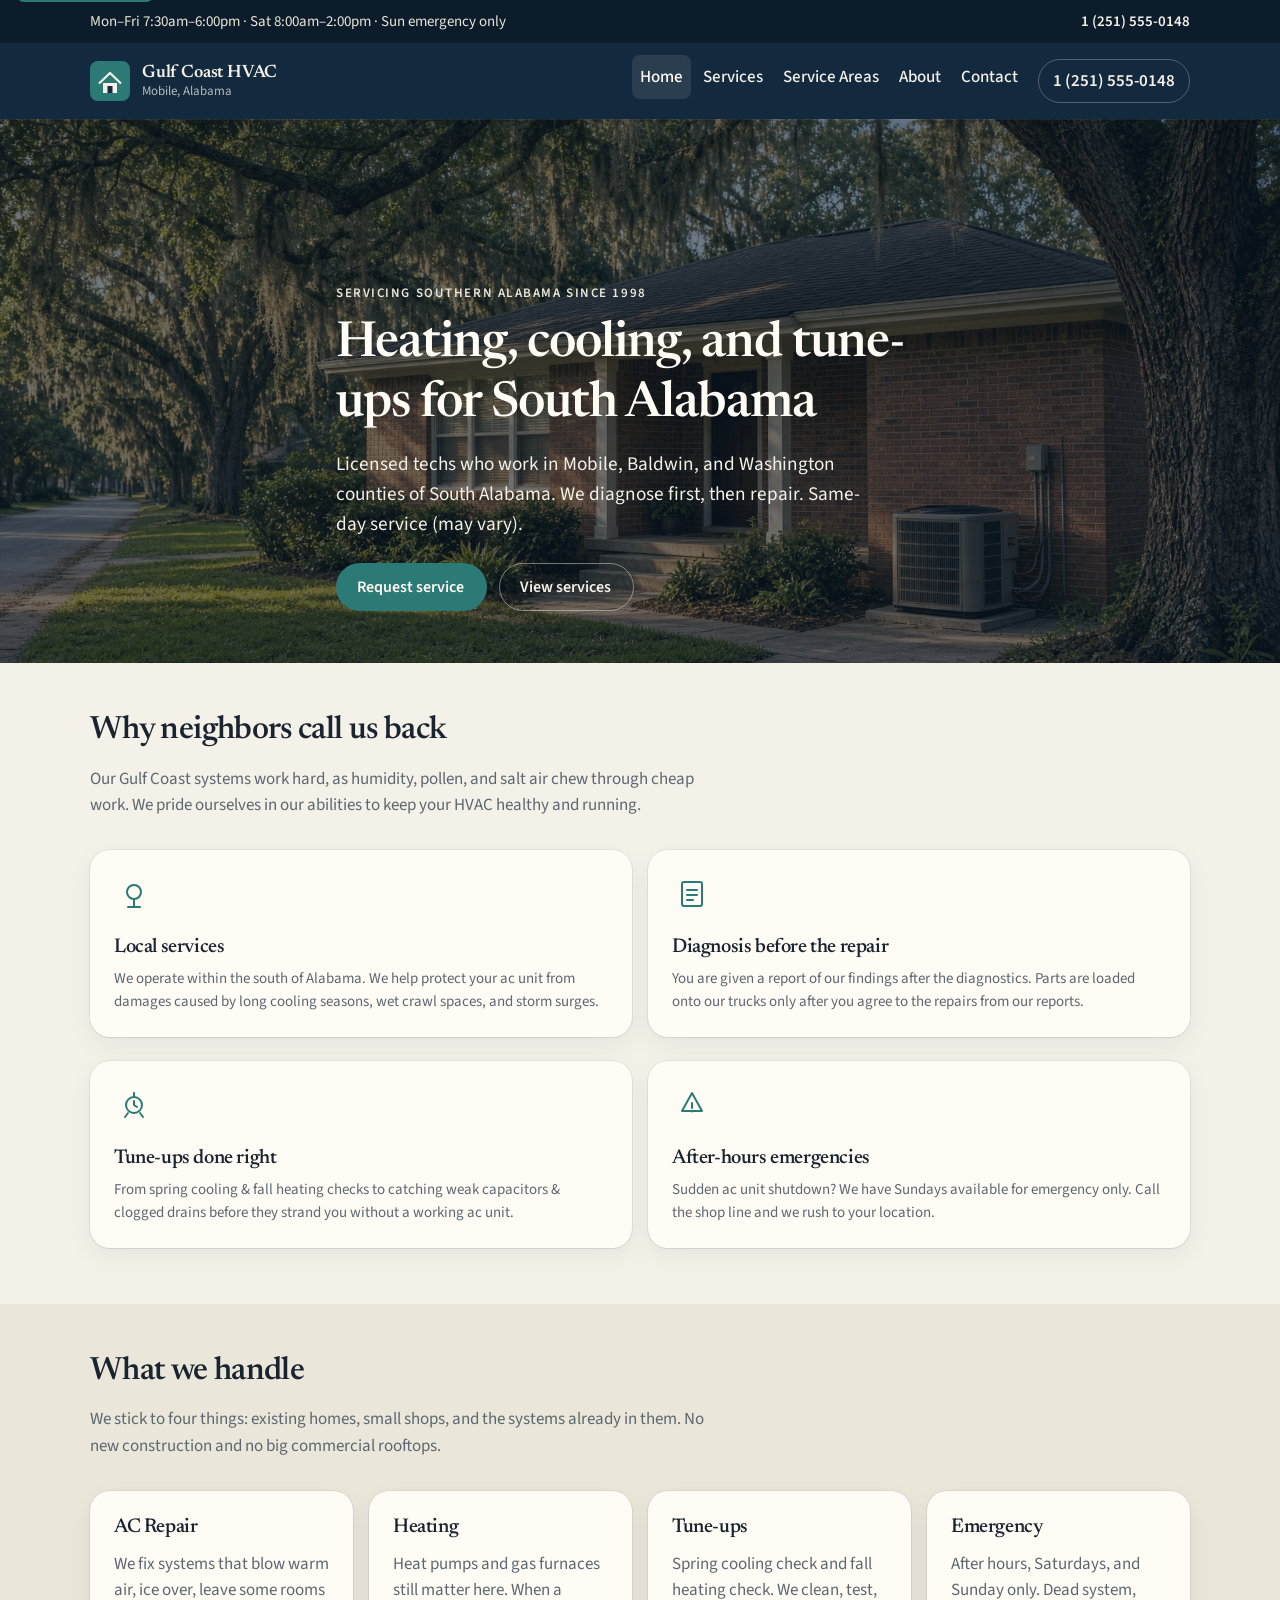
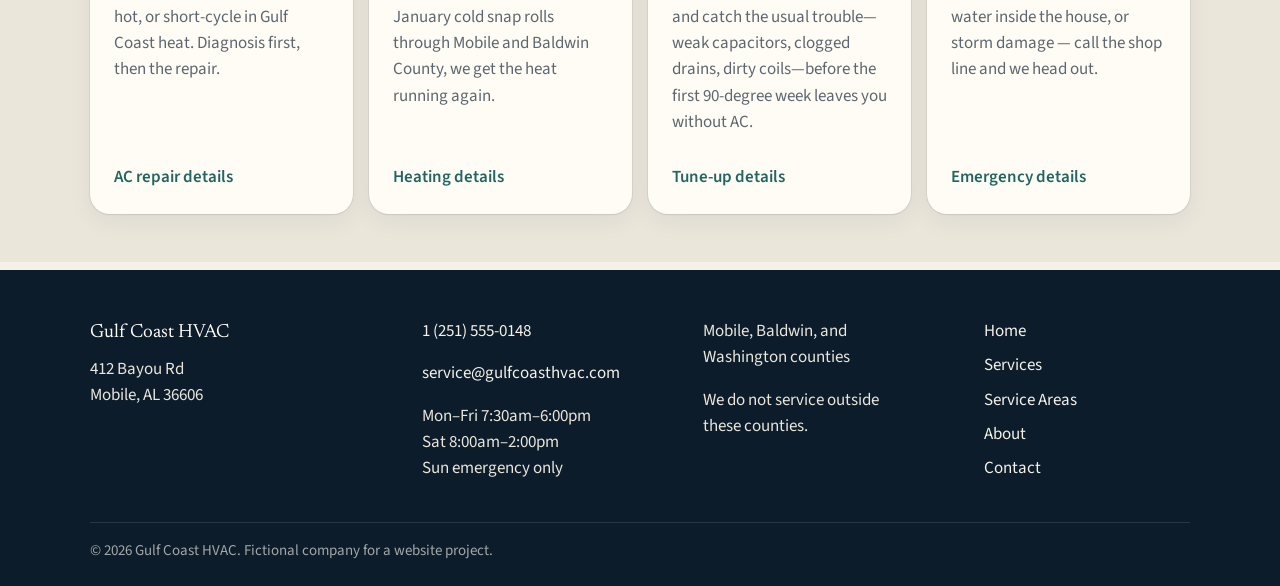
<file: index.html>
<!DOCTYPE html>
<html lang="en">
<head>
  <meta charset="utf-8">
  <meta name="viewport" content="width=device-width, initial-scale=1">
  <title>Gulf Coast HVAC | Heating and Cooling in south Alabama</title>
  <meta name="description" content="Gulf Coast HVAC serves Mobile, Baldwin, and Washington counties of south Alabama. AC repair, heating, tune-ups, and emergency service.">
  <link rel="icon" href="favicon.svg" type="image/svg+xml">
  <link rel="preconnect" href="https://fonts.googleapis.com">
  <link rel="preconnect" href="https://fonts.gstatic.com" crossorigin>
  <link href="https://fonts.googleapis.com/css2?family=Newsreader:opsz,wght@6..72,500;6..72,600&family=Source+Sans+3:ital,wght@0,400;0,500;0,600;1,400&display=swap" rel="stylesheet">
  <link rel="stylesheet" href="css/styles.css">
</head>
<body>
  <a class="skip-link" href="#main">Skip to content</a>

  <div class="topbar">
    <div class="wrap">
      <span>Mon–Fri 7:30am–6:00pm · Sat 8:00am–2:00pm · Sun emergency only</span>
      <a href="tel:+12515550148">1 (251) 555-0148</a>
    </div>
  </div>

  <header class="site-header">
    <div class="wrap header-inner">
      <a class="logo" href="index.html">
        <svg class="logo-mark" viewBox="0 0 40 40" aria-hidden="true" focusable="false">
          <rect width="40" height="40" rx="8" fill="#2c7a75"/>
          <path d="M9 22.5 L20 12 L31 22.5" fill="none" stroke="#f4f1e8" stroke-width="2.25" stroke-linejoin="round"/>
          <rect x="13" y="22" width="14" height="10" fill="#f4f1e8"/>
          <rect x="17.5" y="25" width="5" height="7" fill="#13293d"/>
        </svg>
        <span class="logo-text">
          <span class="logo-name">Gulf Coast HVAC</span>
          <span class="logo-place">Mobile, Alabama</span>
        </span>
      </a>
      <button class="menu-button" type="button" aria-expanded="false" aria-controls="site-nav">Menu</button>
      <nav id="site-nav" class="site-nav">
        <ul>
          <li><a href="index.html" class="is-current" aria-current="page">Home</a></li>
          <li><a href="services.html">Services</a></li>
          <li><a href="service-area.html">Service Areas</a></li>
          <li><a href="about.html">About</a></li>
          <li><a href="contact.html">Contact</a></li>
        </ul>
      </nav>
      <a class="header-phone" href="tel:+12515550148">1 (251) 555-0148</a>
    </div>
  </header>

  <main id="main">
    <section class="hero">
      <img src="images/hero-house.jpg" alt="Brick ranch house in Mobile under live oaks, with an outdoor air conditioner beside the home" width="1792" height="1008">
      <div class="hero-content wrap">
        <span class="kicker">Servicing Southern Alabama since 1998</span>
        <h1>Heating, cooling, and tune-ups for South Alabama</h1>
        <p class="lede">Licensed techs who work in Mobile, Baldwin, and Washington counties of South Alabama. We diagnose first, then repair. Same-day service (may vary).</p>
        <div class="btn-row">
          <a class="btn btn-primary" href="contact.html">Request service</a>
          <a class="btn btn-ghost" href="services.html">View services</a>
        </div>
      </div>
    </section>

    <section class="section">
      <div class="wrap">
        <div class="section-head">
          <h2>Why neighbors call us back</h2>
          <p class="muted">Our Gulf Coast systems work hard, as humidity, pollen, and salt air chew through cheap work.
            We pride ourselves in our abilities to keep your HVAC healthy and running.</p>
        </div>
        <ul class="points">
          <li class="point">
            <svg class="point-icon" viewBox="0 0 40 40" fill="none" aria-hidden="true">
              <circle cx="20" cy="18" r="7" stroke="currentColor" stroke-width="2"/>
              <path d="M20 25v8M14 33h12" stroke="currentColor" stroke-width="2" stroke-linecap="round"/>
            </svg>
            <h3>Local services</h3>
            <p>We operate within the south of Alabama. We help protect your ac unit from damages caused by long cooling seasons, wet crawl spaces, and storm surges.</p>
          </li>
          <li class="point">
            <svg class="point-icon" viewBox="0 0 40 40" fill="none" aria-hidden="true">
              <rect x="10" y="8" width="20" height="24" rx="2" stroke="currentColor" stroke-width="2"/>
              <path d="M15 16h10M15 21h10M15 26h6" stroke="currentColor" stroke-width="2" stroke-linecap="round"/>
            </svg>
            <h3>Diagnosis before the repair</h3>
            <p>You are given a report of our findings after the diagnostics. Parts are loaded onto our trucks only after you agree to the repairs from our reports.</p>
          </li>
          <li class="point">
            <svg class="point-icon" viewBox="0 0 40 40" fill="none" aria-hidden="true">
              <path d="M14 28l-3 4M26 28l3 4M20 8v4" stroke="currentColor" stroke-width="2" stroke-linecap="round"/>
              <circle cx="20" cy="20" r="8" stroke="currentColor" stroke-width="2"/>
              <path d="M20 16v4l3 2" stroke="currentColor" stroke-width="2" stroke-linecap="round"/>
            </svg>
            <h3>Tune-ups done right</h3>
            <p>From spring cooling & fall heating checks to catching weak capacitors & clogged drains before they strand you without a working ac unit.</p>
          </li>
          <li class="point">
            <svg class="point-icon" viewBox="0 0 40 40" fill="none" aria-hidden="true">
              <path d="M20 8l10 18H10L20 8z" stroke="currentColor" stroke-width="2" stroke-linejoin="round"/>
              <path d="M20 18v5M20 26v.5" stroke="currentColor" stroke-width="2" stroke-linecap="round"/>
            </svg>
            <h3>After-hours emergencies</h3>
            <p>Sudden ac unit shutdown? We have Sundays available for emergency only. Call the shop line and we rush to your location.</p>
          </li>
        </ul>
      </div>
    </section>

    <section class="section section-alt">
      <div class="wrap">
        <div class="section-head">
          <h2>What we handle</h2>
          <p class="muted">We stick to four things: existing homes, small shops, and the systems already in them. 
            No new construction and no big commercial rooftops.</p>
        </div>
        <div class="card-grid">
          <article class="card">
            <h3>AC Repair</h3>
            <p>We fix systems that blow warm air, ice over, leave some rooms hot, or short-cycle in Gulf Coast heat. 
              Diagnosis first, then the repair.</p>
            <a href="services.html#ac-repair">AC repair details</a>
          </article>
          <article class="card">
            <h3>Heating</h3>
            <p>Heat pumps and gas furnaces still matter here. 
              When a January cold snap rolls through Mobile and Baldwin County, we get the heat running again.</p>
            <a href="services.html#heating">Heating details</a>
          </article>
          <article class="card">
            <h3>Tune-ups</h3>
            <p>Spring cooling check and fall heating check. We clean, test, and catch the usual trouble—
              weak capacitors, clogged drains, dirty coils—before the first 90-degree week leaves you without AC.</p>
            <a href="services.html#tune-ups">Tune-up details</a>
          </article>
          <article class="card">
            <h3>Emergency</h3>
            <p>After hours, Saturdays, and Sunday only. Dead system, water inside the house, or storm damage — 
              call the shop line and we head out.</p>
            <a href="services.html#emergency">Emergency details</a>
          </article>
        </div>
      </div>
    </section>
  </main>

  <footer class="site-footer">
    <div class="wrap footer-grid">
      <div>
        <p class="footer-name">Gulf Coast HVAC</p>
        <p>412 Bayou Rd<br>Mobile, AL 36606</p>
      </div>
      <div>
        <p><a href="tel:+12515550148">1 (251) 555-0148</a></p>
        <p><a href="mailto:service@gulfcoasthvac.com">service@gulfcoasthvac.com</a></p>
        <p>Mon–Fri 7:30am–6:00pm<br>Sat 8:00am–2:00pm<br>Sun emergency only</p>
      </div>
      <div>
        <p>Mobile, Baldwin, and Washington counties</p>
        <p>We do not service outside these counties.</p>
      </div>
      <div>
        <ul class="footer-nav">
          <li><a href="index.html">Home</a></li>
          <li><a href="services.html">Services</a></li>
          <li><a href="service-area.html">Service Areas</a></li>
          <li><a href="about.html">About</a></li>
          <li><a href="contact.html">Contact</a></li>
        </ul>
      </div>
    </div>
    <div class="wrap footer-copy">
      <p>© 2026 Gulf Coast HVAC. Fictional company for a website project.</p>
    </div>
  </footer>

  <script src="js/main.js"></script>
</body>
</html>
</file>
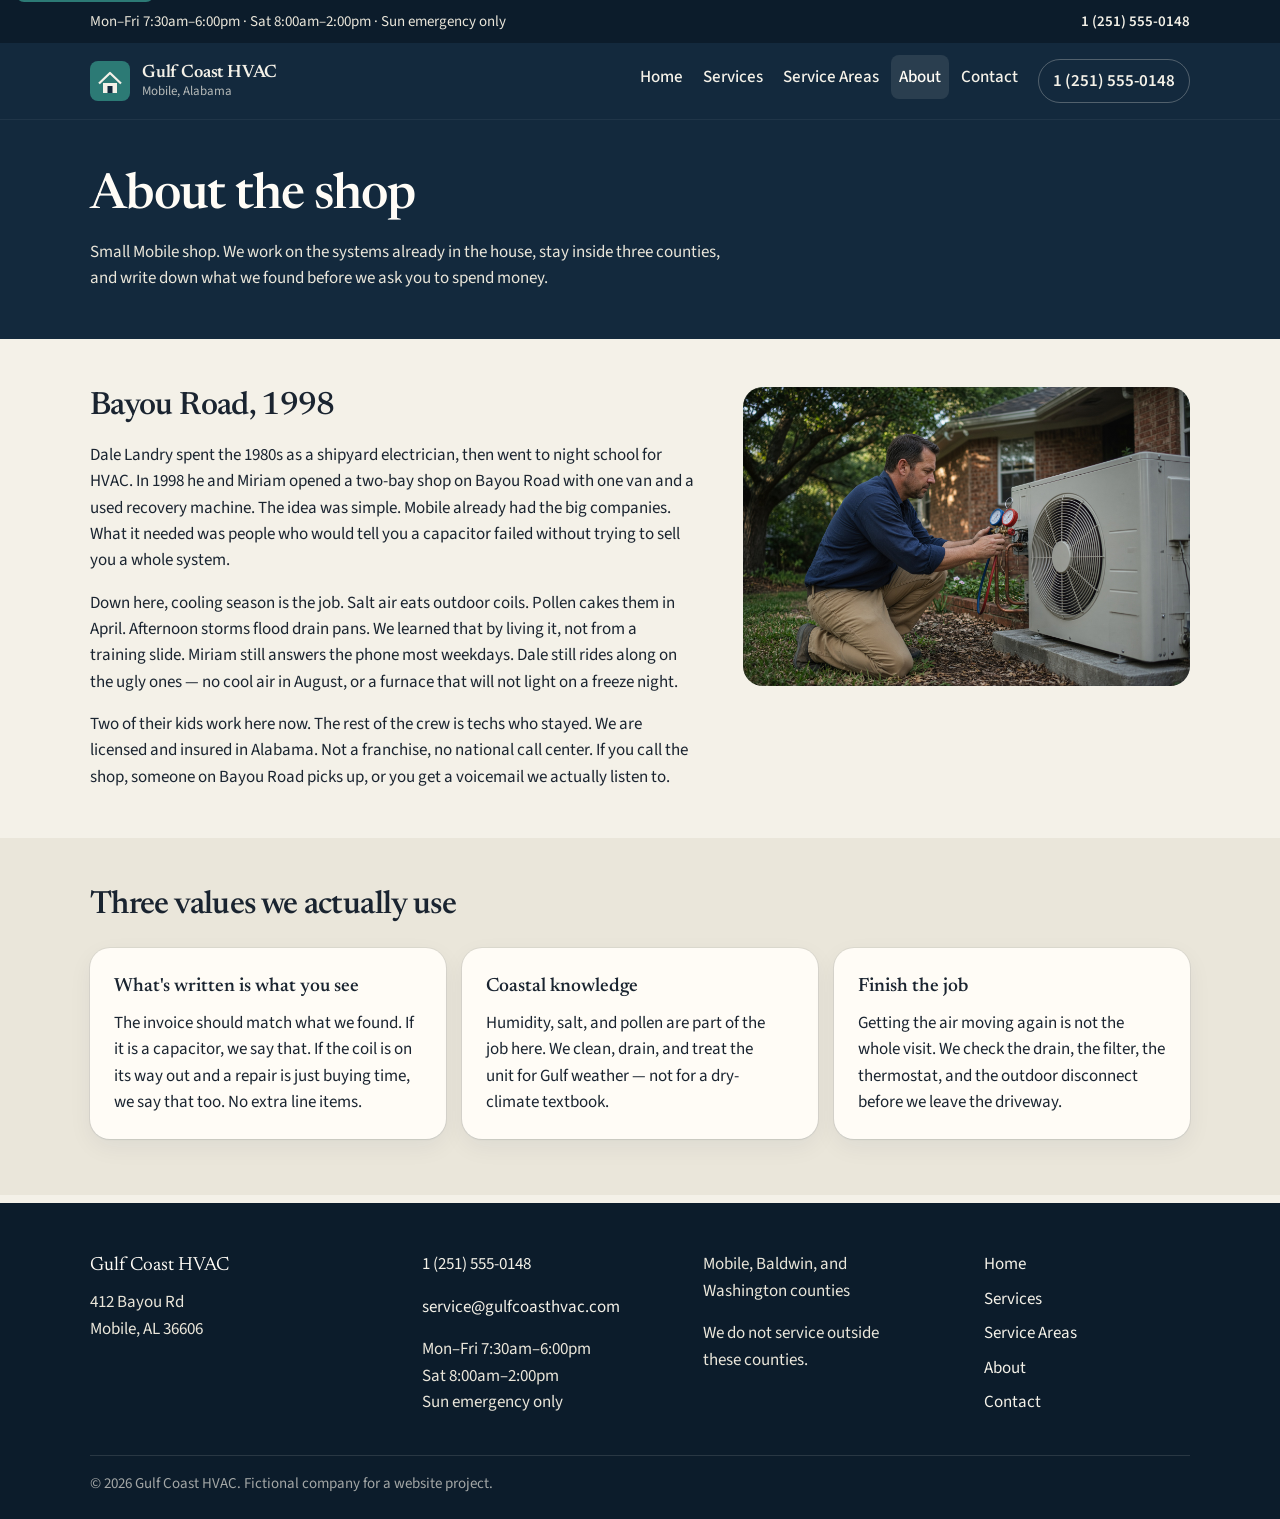
<file: about.html>
<!DOCTYPE html>
<html lang="en">
<head>
  <meta charset="utf-8">
  <meta name="viewport" content="width=device-width, initial-scale=1">
  <title>About | Gulf Coast HVAC</title>
  <meta name="description" content="Gulf Coast HVAC is a fictional Mobile shop founded in 1998. Local techs, three values, and a Bayou Road address.">
  <link rel="icon" href="favicon.svg" type="image/svg+xml">
  <link rel="preconnect" href="https://fonts.googleapis.com">
  <link rel="preconnect" href="https://fonts.gstatic.com" crossorigin>
  <link href="https://fonts.googleapis.com/css2?family=Newsreader:opsz,wght@6..72,500;6..72,600&family=Source+Sans+3:ital,wght@0,400;0,500;0,600;1,400&display=swap" rel="stylesheet">
  <link rel="stylesheet" href="css/styles.css">
</head>
<body>
  <a class="skip-link" href="#main">Skip to content</a>

  <div class="topbar">
    <div class="wrap">
      <span>Mon–Fri 7:30am–6:00pm · Sat 8:00am–2:00pm · Sun emergency only</span>
      <a href="tel:+12515550148">1 (251) 555-0148</a>
    </div>
  </div>

  <header class="site-header">
    <div class="wrap header-inner">
      <a class="logo" href="index.html">
        <svg class="logo-mark" viewBox="0 0 40 40" aria-hidden="true" focusable="false">
          <rect width="40" height="40" rx="8" fill="#2c7a75"/>
          <path d="M9 22.5 L20 12 L31 22.5" fill="none" stroke="#f4f1e8" stroke-width="2.25" stroke-linejoin="round"/>
          <rect x="13" y="22" width="14" height="10" fill="#f4f1e8"/>
          <rect x="17.5" y="25" width="5" height="7" fill="#13293d"/>
        </svg>
        <span class="logo-text">
          <span class="logo-name">Gulf Coast HVAC</span>
          <span class="logo-place">Mobile, Alabama</span>
        </span>
      </a>
      <button class="menu-button" type="button" aria-expanded="false" aria-controls="site-nav">Menu</button>
      <nav id="site-nav" class="site-nav">
        <ul>
          <li><a href="index.html">Home</a></li>
          <li><a href="services.html">Services</a></li>
          <li><a href="service-area.html">Service Areas</a></li>
          <li><a href="about.html" class="is-current" aria-current="page">About</a></li>
          <li><a href="contact.html">Contact</a></li>
        </ul>
      </nav>
      <a class="header-phone" href="tel:+12515550148">1 (251) 555-0148</a>
    </div>
  </header>

  <main id="main">
    <header class="page-hero">
      <div class="wrap">
        <h1>About the shop</h1>
        <p>Small Mobile shop. We work on the systems already in the house, stay inside three counties, 
          and write down what we found before we ask you to spend money.</p>
      </div>
    </header>

    <section class="section">
      <div class="wrap split">
        <div>
          <h2>Bayou Road, 1998</h2>
          <p>Dale Landry spent the 1980s as a shipyard electrician, then went to night school for HVAC. In 1998 he and Miriam opened a two-bay shop on Bayou Road with one van and a used recovery machine. The idea was simple. Mobile already had the big companies. 
            What it needed was people who would tell you a capacitor failed without trying to sell you a whole system.</p>
          <p>Down here, cooling season is the job. Salt air eats outdoor coils. Pollen cakes them in April. Afternoon storms flood drain pans. We learned that by living it, not from a training slide. Miriam still answers the phone most weekdays. 
            Dale still rides along on the ugly ones — no cool air in August, or a furnace that will not light on a freeze night.</p>
          <p>Two of their kids work here now. The rest of the crew is techs who stayed. We are licensed and insured in Alabama. Not a franchise, no national call center. 
            If you call the shop, someone on Bayou Road picks up, or you get a voicemail we actually listen to.</p>
        </div>
        <figure>
          <img src="images/technician.jpg" alt="HVAC technician kneeling beside an outdoor air conditioner, checking copper lines with gauges" width="1728" height="1152">
        </figure>
      </div>
    </section>

    <section class="section section-alt">
      <div class="wrap">
        <h2>Three values we actually use</h2>
        <ul class="values">
          <li class="value">
            <strong>What's written is what you see</strong>
            <p>The invoice should match what we found. If it is a capacitor, we say that. 
              If the coil is on its way out and a repair is just buying time, we say that too. No extra line items.</p>
          </li>
          <li class="value">
            <strong>Coastal knowledge</strong>
            <p>Humidity, salt, and pollen are part of the job here. 
              We clean, drain, and treat the unit for Gulf weather — not for a dry-climate textbook.</p>
          </li>
          <li class="value">
            <strong>Finish the job</strong>
            <p>Getting the air moving again is not the whole visit. 
              We check the drain, the filter, the thermostat, and the outdoor disconnect before we leave the driveway.</p>
          </li>
        </ul>
      </div>
    </section>
  </main>

  <footer class="site-footer">
    <div class="wrap footer-grid">
      <div>
        <p class="footer-name">Gulf Coast HVAC</p>
        <p>412 Bayou Rd<br>Mobile, AL 36606</p>
      </div>
      <div>
        <p><a href="tel:+12515550148">1 (251) 555-0148</a></p>
        <p><a href="mailto:service@gulfcoasthvac.com">service@gulfcoasthvac.com</a></p>
        <p>Mon–Fri 7:30am–6:00pm<br>Sat 8:00am–2:00pm<br>Sun emergency only</p>
      </div>
      <div>
        <p>Mobile, Baldwin, and Washington counties</p>
        <p>We do not service outside these counties.</p>
      </div>
      <div>
        <ul class="footer-nav">
          <li><a href="index.html">Home</a></li>
          <li><a href="services.html">Services</a></li>
          <li><a href="service-area.html">Service Areas</a></li>
          <li><a href="about.html">About</a></li>
          <li><a href="contact.html">Contact</a></li>
        </ul>
      </div>
    </div>
    <div class="wrap footer-copy">
      <p>© 2026 Gulf Coast HVAC. Fictional company for a website project.</p>
    </div>
  </footer>

  <script src="js/main.js"></script>
</body>
</html>
</file>
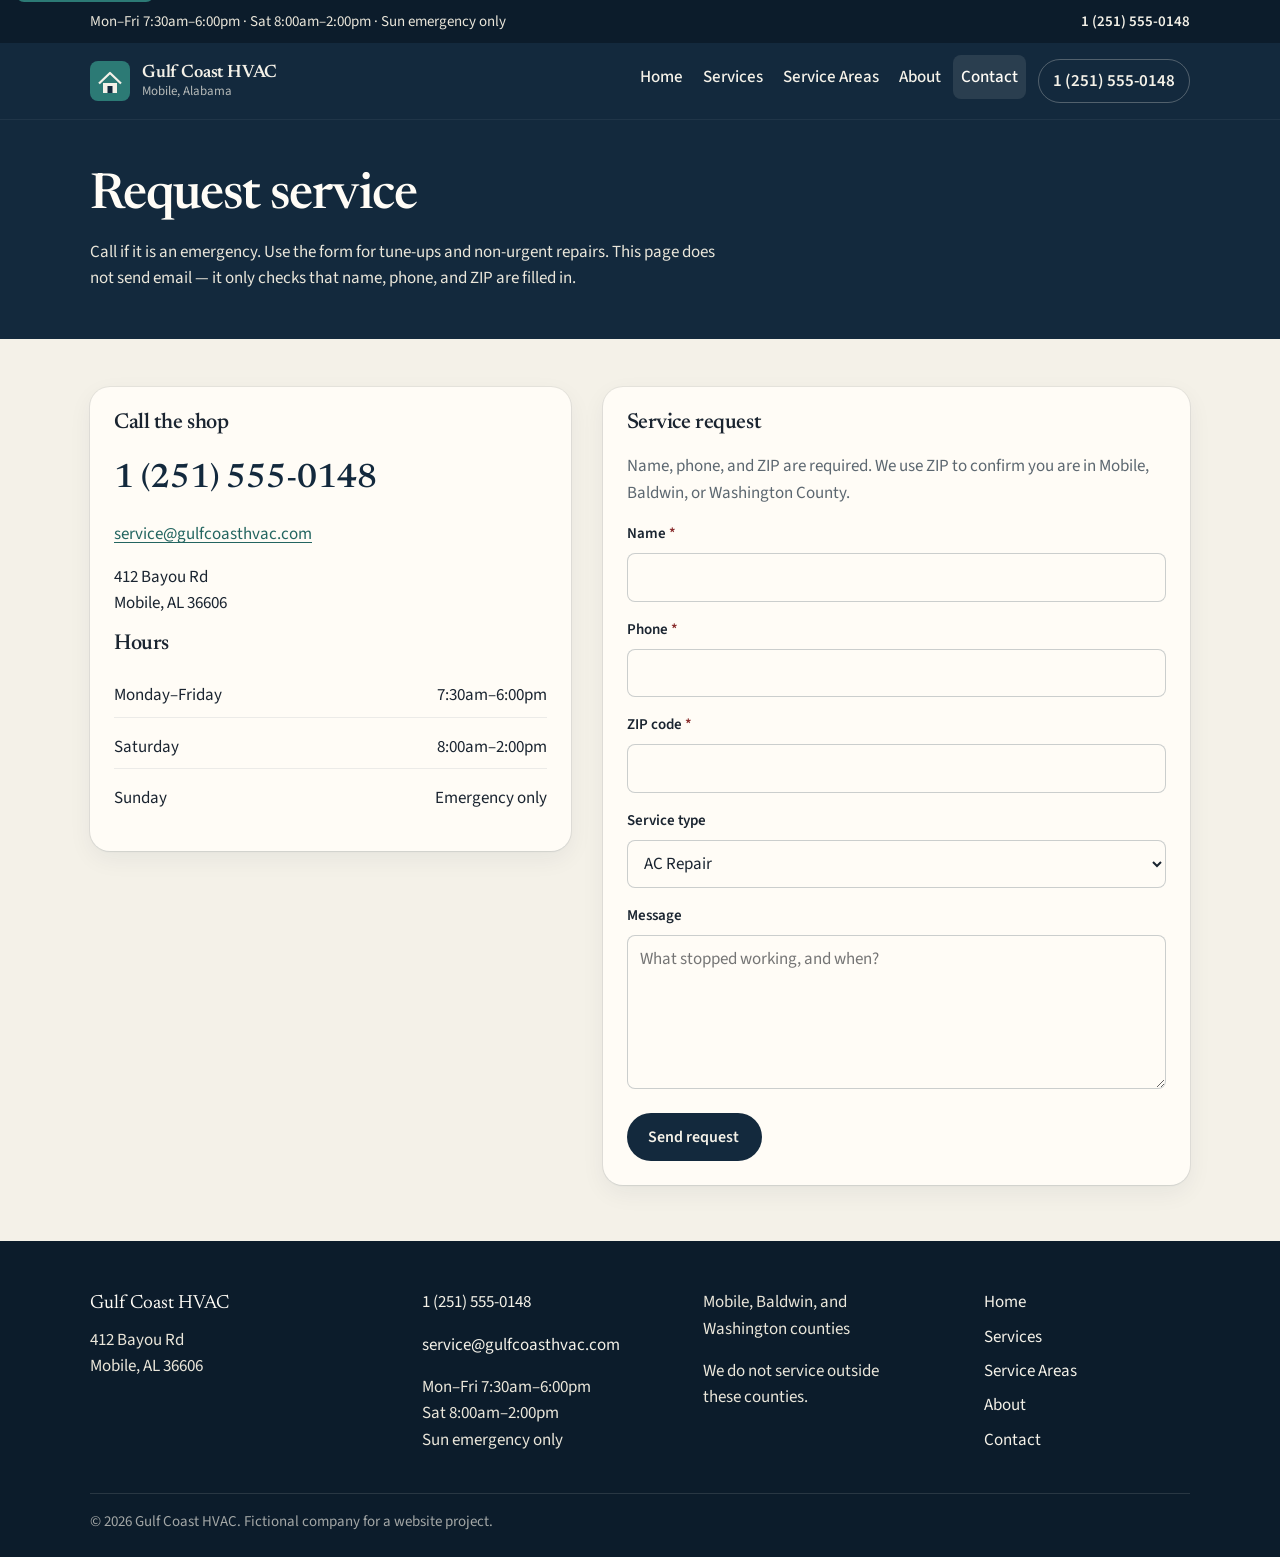
<file: contact.html>
<!DOCTYPE html>
<html lang="en">
<head>
  <meta charset="utf-8">
  <meta name="viewport" content="width=device-width, initial-scale=1">
  <title>Contact | Gulf Coast HVAC</title>
  <meta name="description" content="Request service from Gulf Coast HVAC. Call 1 (251) 555-0148 or send the form. Hours and the Bayou Road address are on this page.">
  <link rel="icon" href="favicon.svg" type="image/svg+xml">
  <link rel="preconnect" href="https://fonts.googleapis.com">
  <link rel="preconnect" href="https://fonts.gstatic.com" crossorigin>
  <link href="https://fonts.googleapis.com/css2?family=Newsreader:opsz,wght@6..72,500;6..72,600&family=Source+Sans+3:ital,wght@0,400;0,500;0,600;1,400&display=swap" rel="stylesheet">
  <link rel="stylesheet" href="css/styles.css">
</head>
<body>
  <a class="skip-link" href="#main">Skip to content</a>

  <div class="topbar">
    <div class="wrap">
      <span>Mon–Fri 7:30am–6:00pm · Sat 8:00am–2:00pm · Sun emergency only</span>
      <a href="tel:+12515550148">1 (251) 555-0148</a>
    </div>
  </div>

  <header class="site-header">
    <div class="wrap header-inner">
      <a class="logo" href="index.html">
        <svg class="logo-mark" viewBox="0 0 40 40" aria-hidden="true" focusable="false">
          <rect width="40" height="40" rx="8" fill="#2c7a75"/>
          <path d="M9 22.5 L20 12 L31 22.5" fill="none" stroke="#f4f1e8" stroke-width="2.25" stroke-linejoin="round"/>
          <rect x="13" y="22" width="14" height="10" fill="#f4f1e8"/>
          <rect x="17.5" y="25" width="5" height="7" fill="#13293d"/>
        </svg>
        <span class="logo-text">
          <span class="logo-name">Gulf Coast HVAC</span>
          <span class="logo-place">Mobile, Alabama</span>
        </span>
      </a>
      <button class="menu-button" type="button" aria-expanded="false" aria-controls="site-nav">Menu</button>
      <nav id="site-nav" class="site-nav">
        <ul>
          <li><a href="index.html">Home</a></li>
          <li><a href="services.html">Services</a></li>
          <li><a href="service-area.html">Service Areas</a></li>
          <li><a href="about.html">About</a></li>
          <li><a href="contact.html" class="is-current" aria-current="page">Contact</a></li>
        </ul>
      </nav>
      <a class="header-phone" href="tel:+12515550148">1 (251) 555-0148</a>
    </div>
  </header>

  <main id="main">
    <header class="page-hero">
      <div class="wrap">
        <h1>Request service</h1>
        <p>Call if it is an emergency. Use the form for tune-ups and non-urgent repairs. This page does not send email — it only checks that name, phone, and ZIP are filled in.</p>
      </div>
    </header>

    <section class="section">
      <div class="wrap contact-layout">
        <aside class="contact-panel">
          <h2>Call the shop</h2>
          <p><a class="phone-xl" href="tel:+12515550148">1 (251) 555-0148</a></p>
          <p><a href="mailto:service@gulfcoasthvac.com">service@gulfcoasthvac.com</a></p>
          <p>412 Bayou Rd<br>Mobile, AL 36606</p>

          <h2>Hours</h2>
          <ul class="hours-list">
            <li><span>Monday–Friday</span><span>7:30am–6:00pm</span></li>
            <li><span>Saturday</span><span>8:00am–2:00pm</span></li>
            <li><span>Sunday</span><span>Emergency only</span></li>
          </ul>
        </aside>

        <div>
          <form id="contact-form" class="contact-panel" novalidate>
            <h2>Service request</h2>
            <p class="muted">Name, phone, and ZIP are required. We use ZIP to confirm you are in Mobile, Baldwin, or Washington County.</p>

            <div id="form-error" class="form-error" hidden></div>

            <div class="form-field">
              <label for="name">Name <span class="req">*</span></label>
              <input id="name" name="name" type="text" autocomplete="name">
            </div>

            <div class="form-field">
              <label for="phone">Phone <span class="req">*</span></label>
              <input id="phone" name="phone" type="tel" autocomplete="tel">
            </div>

            <div class="form-field">
              <label for="zip">ZIP code <span class="req">*</span></label>
              <input id="zip" name="zip" type="text" inputmode="numeric" autocomplete="postal-code" maxlength="10">
            </div>

            <div class="form-field">
              <label for="service-type">Service type</label>
              <select id="service-type" name="service-type">
                <option value="ac-repair">AC Repair</option>
                <option value="heating">Heating</option>
                <option value="tune-up">Tune-up</option>
                <option value="emergency">Emergency</option>
                <option value="other">Not sure / Other</option>
              </select>
            </div>

            <div class="form-field">
              <label for="message">Message</label>
              <textarea id="message" name="message" rows="5" placeholder="What stopped working, and when?"></textarea>
            </div>

            <button class="btn btn-on-paper" type="submit">Send request</button>
          </form>

          <div id="form-thanks" class="form-thanks" hidden>
            <h2>Thanks — we have the request.</h2>
            <p>This is a practice website, so nothing was emailed. In a real shop, someone would call you back at the number you typed. If this were an emergency, you would still call 1 (251) 555-0148.</p>
          </div>
        </div>
      </div>
    </section>
  </main>

  <footer class="site-footer">
    <div class="wrap footer-grid">
      <div>
        <p class="footer-name">Gulf Coast HVAC</p>
        <p>412 Bayou Rd<br>Mobile, AL 36606</p>
      </div>
      <div>
        <p><a href="tel:+12515550148">1 (251) 555-0148</a></p>
        <p><a href="mailto:service@gulfcoasthvac.com">service@gulfcoasthvac.com</a></p>
        <p>Mon–Fri 7:30am–6:00pm<br>Sat 8:00am–2:00pm<br>Sun emergency only</p>
      </div>
      <div>
        <p>Mobile, Baldwin, and Washington counties</p>
        <p>We do not service outside these counties.</p>
      </div>
      <div>
        <ul class="footer-nav">
          <li><a href="index.html">Home</a></li>
          <li><a href="services.html">Services</a></li>
          <li><a href="service-area.html">Service Areas</a></li>
          <li><a href="about.html">About</a></li>
          <li><a href="contact.html">Contact</a></li>
        </ul>
      </div>
    </div>
    <div class="wrap footer-copy">
      <p>© 2026 Gulf Coast HVAC. Fictional company for a website project.</p>
    </div>
  </footer>

  <script src="js/main.js"></script>
</body>
</html>
</file>
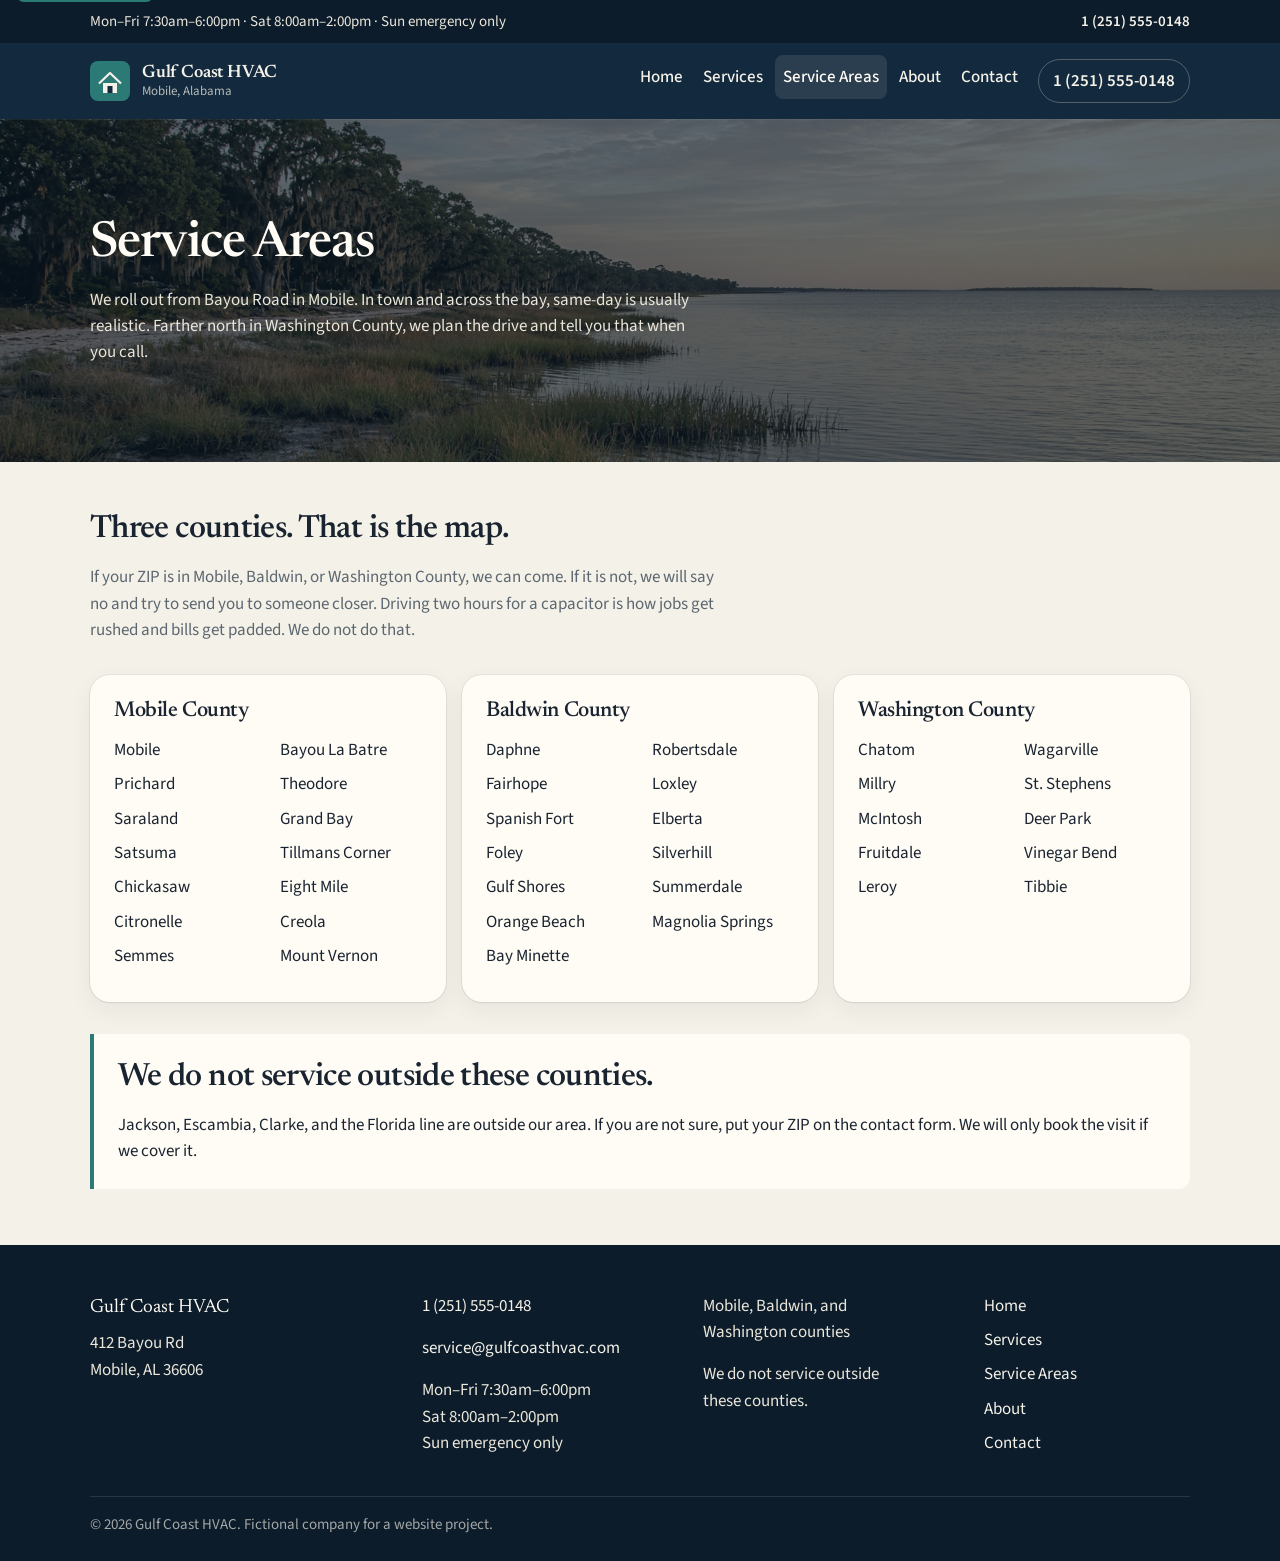
<file: service-area.html>
<!DOCTYPE html>
<html lang="en">
<head>
  <meta charset="utf-8">
  <meta name="viewport" content="width=device-width, initial-scale=1">
  <title>Service Areas | Gulf Coast HVAC</title>
  <meta name="description" content="Gulf Coast HVAC serves Mobile, Baldwin, and Washington counties in south Alabama. We do not service outside these counties.">
  <link rel="icon" href="favicon.svg" type="image/svg+xml">
  <link rel="preconnect" href="https://fonts.googleapis.com">
  <link rel="preconnect" href="https://fonts.gstatic.com" crossorigin>
  <link href="https://fonts.googleapis.com/css2?family=Newsreader:opsz,wght@6..72,500;6..72,600&family=Source+Sans+3:ital,wght@0,400;0,500;0,600;1,400&display=swap" rel="stylesheet">
  <link rel="stylesheet" href="css/styles.css">
</head>
<body>
  <a class="skip-link" href="#main">Skip to content</a>

  <div class="topbar">
    <div class="wrap">
      <span>Mon–Fri 7:30am–6:00pm · Sat 8:00am–2:00pm · Sun emergency only</span>
      <a href="tel:+12515550148">1 (251) 555-0148</a>
    </div>
  </div>

  <header class="site-header">
    <div class="wrap header-inner">
      <a class="logo" href="index.html">
        <svg class="logo-mark" viewBox="0 0 40 40" aria-hidden="true" focusable="false">
          <rect width="40" height="40" rx="8" fill="#2c7a75"/>
          <path d="M9 22.5 L20 12 L31 22.5" fill="none" stroke="#f4f1e8" stroke-width="2.25" stroke-linejoin="round"/>
          <rect x="13" y="22" width="14" height="10" fill="#f4f1e8"/>
          <rect x="17.5" y="25" width="5" height="7" fill="#13293d"/>
        </svg>
        <span class="logo-text">
          <span class="logo-name">Gulf Coast HVAC</span>
          <span class="logo-place">Mobile, Alabama</span>
        </span>
      </a>
      <button class="menu-button" type="button" aria-expanded="false" aria-controls="site-nav">Menu</button>
      <nav id="site-nav" class="site-nav">
        <ul>
          <li><a href="index.html">Home</a></li>
          <li><a href="services.html">Services</a></li>
          <li><a href="service-area.html" class="is-current" aria-current="page">Service Areas</a></li>
          <li><a href="about.html">About</a></li>
          <li><a href="contact.html">Contact</a></li>
        </ul>
      </nav>
      <a class="header-phone" href="tel:+12515550148">1 (251) 555-0148</a>
    </div>
  </header>

  <main id="main">
    <header class="page-hero with-photo">
      <img src="images/shoreline.jpg" alt="Quiet Mobile Bay shoreline with marsh grass and live oaks in late afternoon light" width="1792" height="1008">
      <div class="wrap">
        <h1>Service Areas</h1>
        <p>We roll out from Bayou Road in Mobile. In town and across the bay, same-day is usually realistic. 
          Farther north in Washington County, we plan the drive and tell you that when you call.</p>
      </div>
    </header>

    <section class="section">
      <div class="wrap">
        <div class="section-head">
          <h2>Three counties. That is the map.</h2>
          <p class="muted">If your ZIP is in Mobile, Baldwin, or Washington County, we can come. If it is not, we will say no and try to send you to someone closer. 
            Driving two hours for a capacitor is how jobs get rushed and bills get padded. We do not do that.</p>
        </div>

        <div class="county-grid">
          <section class="county">
            <h2>Mobile County</h2>
            <ul>
              <li>Mobile</li>
              <li>Prichard</li>
              <li>Saraland</li>
              <li>Satsuma</li>
              <li>Chickasaw</li>
              <li>Citronelle</li>
              <li>Semmes</li>
              <li>Bayou La Batre</li>
              <li>Theodore</li>
              <li>Grand Bay</li>
              <li>Tillmans Corner</li>
              <li>Eight Mile</li>
              <li>Creola</li>
              <li>Mount Vernon</li>
            </ul>
          </section>

          <section class="county">
            <h2>Baldwin County</h2>
            <ul>
              <li>Daphne</li>
              <li>Fairhope</li>
              <li>Spanish Fort</li>
              <li>Foley</li>
              <li>Gulf Shores</li>
              <li>Orange Beach</li>
              <li>Bay Minette</li>
              <li>Robertsdale</li>
              <li>Loxley</li>
              <li>Elberta</li>
              <li>Silverhill</li>
              <li>Summerdale</li>
              <li>Magnolia Springs</li>
            </ul>
          </section>

          <section class="county">
            <h2>Washington County</h2>
            <ul>
              <li>Chatom</li>
              <li>Millry</li>
              <li>McIntosh</li>
              <li>Fruitdale</li>
              <li>Leroy</li>
              <li>Wagarville</li>
              <li>St. Stephens</li>
              <li>Deer Park</li>
              <li>Vinegar Bend</li>
              <li>Tibbie</li>
            </ul>
          </section>
        </div>

        <aside class="notice">
          <h2>We do not service outside these counties.</h2>
          <p>Jackson, Escambia, Clarke, and the Florida line are outside our area. If you are not sure, put your ZIP on the contact form. We will only book the visit if we cover it.</p>
        </aside>
      </div>
    </section>
  </main>

  <footer class="site-footer">
    <div class="wrap footer-grid">
      <div>
        <p class="footer-name">Gulf Coast HVAC</p>
        <p>412 Bayou Rd<br>Mobile, AL 36606</p>
      </div>
      <div>
        <p><a href="tel:+12515550148">1 (251) 555-0148</a></p>
        <p><a href="mailto:service@gulfcoasthvac.com">service@gulfcoasthvac.com</a></p>
        <p>Mon–Fri 7:30am–6:00pm<br>Sat 8:00am–2:00pm<br>Sun emergency only</p>
      </div>
      <div>
        <p>Mobile, Baldwin, and Washington counties</p>
        <p>We do not service outside these counties.</p>
      </div>
      <div>
        <ul class="footer-nav">
          <li><a href="index.html">Home</a></li>
          <li><a href="services.html">Services</a></li>
          <li><a href="service-area.html">Service Areas</a></li>
          <li><a href="about.html">About</a></li>
          <li><a href="contact.html">Contact</a></li>
        </ul>
      </div>
    </div>
    <div class="wrap footer-copy">
      <p>© 2026 Gulf Coast HVAC. Fictional company for a website project.</p>
    </div>
  </footer>

  <script src="js/main.js"></script>
</body>
</html>
</file>
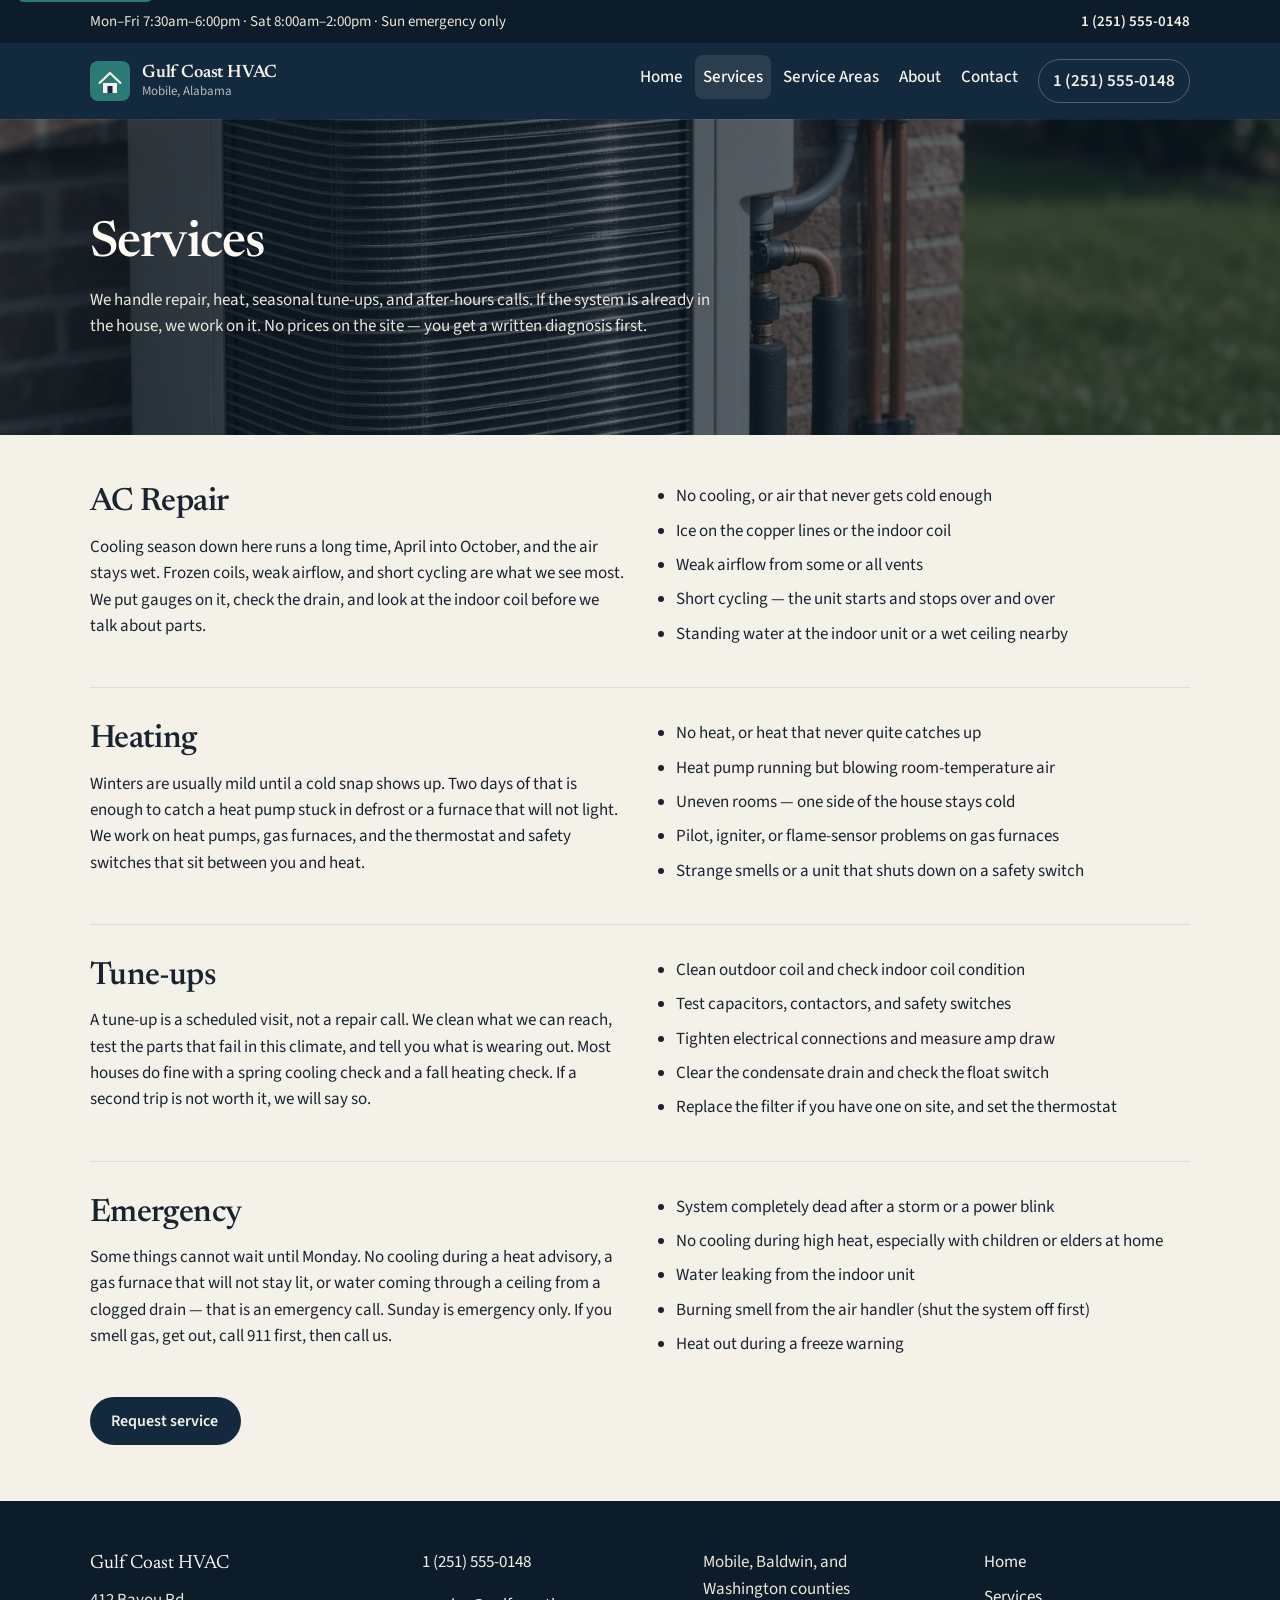
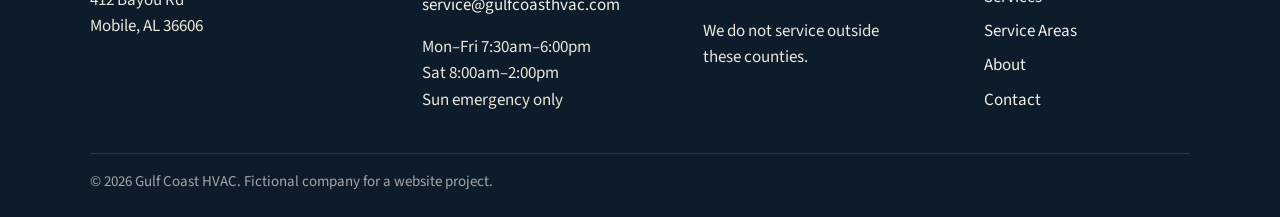
<file: services.html>
<!DOCTYPE html>
<html lang="en">
<head>
  <meta charset="utf-8">
  <meta name="viewport" content="width=device-width, initial-scale=1">
  <title>Services | Gulf Coast HVAC</title>
  <meta name="description" content="AC repair, heating, tune-ups, and emergency HVAC service from Gulf Coast HVAC in Mobile, Alabama.">
  <link rel="icon" href="favicon.svg" type="image/svg+xml">
  <link rel="preconnect" href="https://fonts.googleapis.com">
  <link rel="preconnect" href="https://fonts.gstatic.com" crossorigin>
  <link href="https://fonts.googleapis.com/css2?family=Newsreader:opsz,wght@6..72,500;6..72,600&family=Source+Sans+3:ital,wght@0,400;0,500;0,600;1,400&display=swap" rel="stylesheet">
  <link rel="stylesheet" href="css/styles.css">
</head>
<body>
  <a class="skip-link" href="#main">Skip to content</a>

  <div class="topbar">
    <div class="wrap">
      <span>Mon–Fri 7:30am–6:00pm · Sat 8:00am–2:00pm · Sun emergency only</span>
      <a href="tel:+12515550148">1 (251) 555-0148</a>
    </div>
  </div>

  <header class="site-header">
    <div class="wrap header-inner">
      <a class="logo" href="index.html">
        <svg class="logo-mark" viewBox="0 0 40 40" aria-hidden="true" focusable="false">
          <rect width="40" height="40" rx="8" fill="#2c7a75"/>
          <path d="M9 22.5 L20 12 L31 22.5" fill="none" stroke="#f4f1e8" stroke-width="2.25" stroke-linejoin="round"/>
          <rect x="13" y="22" width="14" height="10" fill="#f4f1e8"/>
          <rect x="17.5" y="25" width="5" height="7" fill="#13293d"/>
        </svg>
        <span class="logo-text">
          <span class="logo-name">Gulf Coast HVAC</span>
          <span class="logo-place">Mobile, Alabama</span>
        </span>
      </a>
      <button class="menu-button" type="button" aria-expanded="false" aria-controls="site-nav">Menu</button>
      <nav id="site-nav" class="site-nav">
        <ul>
          <li><a href="index.html">Home</a></li>
          <li><a href="services.html" class="is-current" aria-current="page">Services</a></li>
          <li><a href="service-area.html">Service Areas</a></li>
          <li><a href="about.html">About</a></li>
          <li><a href="contact.html">Contact</a></li>
        </ul>
      </nav>
      <a class="header-phone" href="tel:+12515550148">1 (251) 555-0148</a>
    </div>
  </header>

  <main id="main">
    <header class="page-hero with-photo">
      <img src="images/condenser.jpg" alt="Outdoor air conditioner on a concrete pad beside a brick house" width="1600" height="1200">
      <div class="wrap">
        <h1>Services</h1>
        <p>We handle repair, heat, seasonal tune-ups, and after-hours calls. If the system is already in the house, we work on it. 
          No prices on the site — you get a written diagnosis first.</p>
      </div>
    </header>

    <section class="section">
      <div class="wrap">
        <article class="service" id="ac-repair">
          <div>
            <h2>AC Repair</h2>
            <p>Cooling season down here runs a long time, April into October, and the air stays wet. Frozen coils, weak airflow, and short cycling are what we see most. 
              We put gauges on it, check the drain, and look at the indoor coil before we talk about parts.</p>
          </div>
          <ul>
            <li>No cooling, or air that never gets cold enough</li>
            <li>Ice on the copper lines or the indoor coil</li>
            <li>Weak airflow from some or all vents</li>
            <li>Short cycling — the unit starts and stops over and over</li>
            <li>Standing water at the indoor unit or a wet ceiling nearby</li>
          </ul>
        </article>

        <article class="service" id="heating">
          <div>
            <h2>Heating</h2>
            <p>Winters are usually mild until a cold snap shows up. Two days of that is enough to catch a heat pump stuck in defrost or a furnace that will not light. 
              We work on heat pumps, gas furnaces, and the thermostat and safety switches that sit between you and heat.</p>
          </div>
          <ul>
            <li>No heat, or heat that never quite catches up</li>
            <li>Heat pump running but blowing room-temperature air</li>
            <li>Uneven rooms — one side of the house stays cold</li>
            <li>Pilot, igniter, or flame-sensor problems on gas furnaces</li>
            <li>Strange smells or a unit that shuts down on a safety switch</li>
          </ul>
        </article>

        <article class="service" id="tune-ups">
          <div>
            <h2>Tune-ups</h2>
            <p>A tune-up is a scheduled visit, not a repair call. We clean what we can reach, test the parts that fail in this climate, and tell you what is wearing out. 
              Most houses do fine with a spring cooling check and a fall heating check. If a second trip is not worth it, we will say so.</p>
          </div>
          <ul>
            <li>Clean outdoor coil and check indoor coil condition</li>
            <li>Test capacitors, contactors, and safety switches</li>
            <li>Tighten electrical connections and measure amp draw</li>
            <li>Clear the condensate drain and check the float switch</li>
            <li>Replace the filter if you have one on site, and set the thermostat</li>
          </ul>
        </article>

        <article class="service" id="emergency">
          <div>
            <h2>Emergency</h2>
            <p>Some things cannot wait until Monday. No cooling during a heat advisory, a gas furnace that will not stay lit, or water coming through a ceiling from a clogged drain — that is an emergency call. 
              Sunday is emergency only. If you smell gas, get out, call 911 first, then call us.

</p>
          </div>
          <ul>
            <li>System completely dead after a storm or a power blink</li>
            <li>No cooling during high heat, especially with children or elders at home</li>
            <li>Water leaking from the indoor unit</li>
            <li>Burning smell from the air handler (shut the system off first)</li>
            <li>Heat out during a freeze warning</li>
          </ul>
        </article>

        <p><a class="btn btn-on-paper" href="contact.html">Request service</a></p>
      </div>
    </section>
  </main>

  <footer class="site-footer">
    <div class="wrap footer-grid">
      <div>
        <p class="footer-name">Gulf Coast HVAC</p>
        <p>412 Bayou Rd<br>Mobile, AL 36606</p>
      </div>
      <div>
        <p><a href="tel:+12515550148">1 (251) 555-0148</a></p>
        <p><a href="mailto:service@gulfcoasthvac.com">service@gulfcoasthvac.com</a></p>
        <p>Mon–Fri 7:30am–6:00pm<br>Sat 8:00am–2:00pm<br>Sun emergency only</p>
      </div>
      <div>
        <p>Mobile, Baldwin, and Washington counties</p>
        <p>We do not service outside these counties.</p>
      </div>
      <div>
        <ul class="footer-nav">
          <li><a href="index.html">Home</a></li>
          <li><a href="services.html">Services</a></li>
          <li><a href="service-area.html">Service Areas</a></li>
          <li><a href="about.html">About</a></li>
          <li><a href="contact.html">Contact</a></li>
        </ul>
      </div>
    </div>
    <div class="wrap footer-copy">
      <p>© 2026 Gulf Coast HVAC. Fictional company for a website project.</p>
    </div>
  </footer>

  <script src="js/main.js"></script>
</body>
</html>
</file>
<file: css/styles.css>
/* ============================================================
   Gulf Coast HVAC — site styles
   Palette: navy + off-white + one teal accent
   Layout is mobile-first. Bigger-screen rules sit in
   @media blocks near the bottom of each section.
   ============================================================ */

/* --- Tokens: change these to restyle the whole site --- */
:root {
  --navy: #13293d;
  --navy-dark: #0c1c2b;
  --paper: #f4f1e8;
  --paper-2: #eae6da;
  --ink: #1a2430;
  --muted: #5c6770;
  --accent: #2c7a75;
  --accent-dark: #236560;
  --white: #fffcf6;
  --danger: #8a2e2e;
  --ok: #1f5c45;

  --font-display: "Newsreader", "Iowan Old Style", Palatino, Georgia, serif;
  --font-body: "Source Sans 3", "Segoe UI", system-ui, sans-serif;

  --text-xs: 0.8125rem;
  --text-sm: 0.9375rem;
  --text-base: 1.0625rem;
  --text-lg: 1.2rem;
  --text-xl: clamp(1.5rem, 1.2rem + 1.2vw, 2rem);
  --text-2xl: clamp(2rem, 1.3rem + 2.4vw, 3.1rem);

  --space-1: 4px;
  --space-2: 8px;
  --space-3: 12px;
  --space-4: 16px;
  --space-5: 24px;
  --space-6: 32px;
  --space-7: 48px;
  --space-8: 64px;

  --radius-sm: 8px;
  --radius-md: 12px;
  --radius-lg: 20px;

  --shadow: 0 0 0 1px rgba(19, 41, 61, 0.06),
    0 1px 2px rgba(19, 41, 61, 0.06),
    0 8px 24px rgba(19, 41, 61, 0.06);

  --wrap: 1100px;
  --motion-quick: 150ms;
  --motion-fast: 250ms;
  --ease: cubic-bezier(0.22, 1, 0.36, 1);
}

/* --- Base --- */
*,
*::before,
*::after {
  box-sizing: border-box;
}

html {
  scroll-behavior: smooth;
  -webkit-font-smoothing: antialiased;
  -moz-osx-font-smoothing: grayscale;
}

body {
  margin: 0;
  font-family: var(--font-body);
  font-size: var(--text-base);
  line-height: 1.55;
  color: var(--ink);
  background: var(--paper);
}

img {
  max-width: 100%;
  height: auto;
  display: block;
  outline: 1px solid rgba(19, 41, 61, 0.1);
  outline-offset: -1px;
}

h1,
h2,
h3 {
  font-family: var(--font-display);
  font-weight: 550;
  line-height: 1.2;
  letter-spacing: -0.02em;
  text-wrap: balance;
  margin: 0 0 var(--space-4);
}

h1 {
  font-size: var(--text-2xl);
}

h2 {
  font-size: var(--text-xl);
}

h3 {
  font-size: 1.25rem;
}

p {
  margin: 0 0 var(--space-4);
  text-wrap: pretty;
}

p:last-child {
  margin-bottom: 0;
}

a {
  color: var(--accent-dark);
  text-decoration-thickness: 1px;
  text-underline-offset: 0.18em;
}

a:hover {
  color: var(--navy);
}

ul {
  margin: 0 0 var(--space-4);
  padding-left: 1.2em;
}

li {
  margin-bottom: var(--space-2);
}

:focus-visible {
  outline: 2px solid var(--accent);
  outline-offset: 3px;
}

button:not(:disabled),
[role="button"]:not(:disabled),
.btn {
  cursor: pointer;
}

/* --- Helpers --- */
.wrap {
  width: min(var(--wrap), calc(100% - 2rem));
  margin-inline: auto;
}

.skip-link {
  position: absolute;
  left: var(--space-4);
  top: -40px;
  z-index: 100;
  background: var(--accent);
  color: var(--white);
  padding: var(--space-2) var(--space-4);
  border-radius: var(--radius-sm);
}

.skip-link:focus {
  top: var(--space-4);
  color: var(--white);
}

.muted {
  color: var(--muted);
}

.kicker {
  display: block;
  font-family: var(--font-body);
  font-size: var(--text-xs);
  font-weight: 600;
  letter-spacing: 0.12em;
  text-transform: uppercase;
  color: var(--accent-dark);
  margin-bottom: var(--space-3);
}

/* --- Top bar (hours + phone) --- */
.topbar {
  background: var(--navy-dark);
  color: var(--paper-2);
  font-size: var(--text-sm);
}

.topbar .wrap {
  display: flex;
  flex-wrap: wrap;
  justify-content: space-between;
  gap: var(--space-2) var(--space-5);
  padding-block: 10px;
}

.topbar a {
  color: var(--paper);
  text-decoration: none;
  font-weight: 600;
}

.topbar a:hover {
  color: var(--white);
}

/* --- Header + nav --- */
.site-header {
  background: var(--navy);
  color: var(--paper);
  position: sticky;
  top: 0;
  z-index: 50;
  box-shadow: 0 1px 0 rgba(255, 255, 255, 0.06);
}

.header-inner {
  display: flex;
  flex-wrap: wrap;
  align-items: center;
  gap: var(--space-3);
  padding-block: var(--space-3);
}

.logo {
  display: flex;
  align-items: center;
  gap: var(--space-3);
  color: var(--paper);
  text-decoration: none;
  margin-right: auto;
  min-height: 44px;
}

.logo:hover {
  color: var(--white);
}

.logo-mark {
  width: 40px;
  height: 40px;
  flex-shrink: 0;
}

.logo-text {
  display: flex;
  flex-direction: column;
  line-height: 1.15;
}

.logo-name {
  font-family: var(--font-display);
  font-size: 1.125rem;
  font-weight: 600;
  letter-spacing: -0.01em;
}

.logo-place {
  font-size: var(--text-xs);
  color: rgba(244, 241, 232, 0.72);
}

.menu-button {
  appearance: none;
  border: 1px solid rgba(244, 241, 232, 0.28);
  background: transparent;
  color: var(--paper);
  font: inherit;
  font-weight: 600;
  font-size: var(--text-sm);
  min-height: 44px;
  padding: 0 14px;
  border-radius: var(--radius-sm);
}

.menu-button:hover {
  background: rgba(244, 241, 232, 0.08);
}

.site-nav {
  display: none;
  width: 100%;
}

.site-nav.is-open {
  display: block;
}

.site-nav ul {
  list-style: none;
  margin: 0;
  padding: var(--space-2) 0 var(--space-3);
}

.site-nav a {
  display: flex;
  align-items: center;
  min-height: 44px;
  padding: 0 var(--space-2);
  color: var(--paper);
  text-decoration: none;
  font-weight: 500;
  border-radius: var(--radius-sm);
}

.site-nav a:hover,
.site-nav a.is-current {
  background: rgba(244, 241, 232, 0.1);
  color: var(--white);
}

.header-phone {
  display: none;
}

/* --- Buttons --- */
.btn {
  display: inline-flex;
  align-items: center;
  justify-content: center;
  gap: var(--space-2);
  min-height: 48px;
  padding: 0 22px 0 20px;
  border-radius: 999px;
  font-family: var(--font-body);
  font-size: 1rem;
  font-weight: 600;
  text-decoration: none;
  border: 1px solid transparent;
  transition: background-color var(--motion-quick) var(--ease),
    color var(--motion-quick) var(--ease),
    border-color var(--motion-quick) var(--ease),
    transform var(--motion-quick) var(--ease);
}

.btn:active {
  transform: scale(0.96);
}

.btn-primary {
  background: var(--accent);
  color: var(--white);
}

.btn-primary:hover {
  background: var(--accent-dark);
  color: var(--white);
}

.btn-ghost {
  background: transparent;
  color: var(--paper);
  border-color: rgba(244, 241, 232, 0.45);
}

.btn-ghost:hover {
  background: rgba(244, 241, 232, 0.1);
  color: var(--white);
}

.btn-on-paper {
  background: var(--navy);
  color: var(--paper);
}

.btn-on-paper:hover {
  background: var(--navy-dark);
  color: var(--white);
}

.btn-row {
  display: flex;
  flex-wrap: wrap;
  gap: var(--space-3);
  margin-top: var(--space-5);
}

/* --- Hero --- */
.hero {
  position: relative;
  min-height: 28rem;
  display: grid;
  align-items: end;
  color: var(--paper);
  background: var(--navy-dark);
}

.hero img {
  position: absolute;
  inset: 0;
  width: 100%;
  height: 100%;
  object-fit: cover;
  outline: none;
}

.hero::after {
  content: "";
  position: absolute;
  inset: 0;
  background: rgba(12, 28, 43, 0.58);
}

.hero-content {
  position: relative;
  z-index: 1;
  padding-block: var(--space-8) 3.25rem;
  max-width: 38rem;
}

.hero .kicker {
  color: var(--paper-2);
}

.hero h1 {
  color: var(--white);
  margin-bottom: var(--space-4);
}

.hero .lede {
  font-size: var(--text-lg);
  color: var(--paper);
  max-width: 34rem;
}

.page-hero {
  background: var(--navy);
  color: var(--paper);
  padding-block: var(--space-7);
}

.page-hero h1 {
  color: var(--white);
  margin-bottom: var(--space-3);
}

.page-hero p {
  max-width: 40rem;
  color: var(--paper-2);
}

.page-hero.with-photo {
  position: relative;
  min-height: 16rem;
  display: grid;
  align-items: end;
  overflow: hidden;
}

.page-hero.with-photo img {
  position: absolute;
  inset: 0;
  width: 100%;
  height: 100%;
  object-fit: cover;
  outline: none;
}

.page-hero.with-photo::after {
  content: "";
  position: absolute;
  inset: 0;
  background: rgba(12, 28, 43, 0.62);
}

.page-hero.with-photo .wrap {
  position: relative;
  z-index: 1;
  padding-block: var(--space-7);
}

/* --- Sections --- */
.section {
  padding-block: var(--space-7);
}

.section-alt {
  background: var(--paper-2);
}

.section-head {
  margin-bottom: var(--space-6);
  max-width: 40rem;
}

/* --- Selling points --- */
.points {
  list-style: none;
  margin: 0;
  padding: 0;
  display: grid;
  gap: var(--space-4);
}

.point {
  background: var(--white);
  border-radius: var(--radius-lg);
  padding: var(--space-5);
  box-shadow: var(--shadow);
}

.point-icon {
  width: 40px;
  height: 40px;
  color: var(--accent);
  margin-bottom: var(--space-3);
}

.point h3 {
  margin-bottom: var(--space-2);
}

.point p {
  color: var(--muted);
  font-size: var(--text-sm);
}

/* --- Cards --- */
.card-grid {
  display: grid;
  gap: var(--space-4);
}

.card {
  background: var(--white);
  border-radius: var(--radius-lg);
  padding: var(--space-5);
  box-shadow: var(--shadow);
  display: flex;
  flex-direction: column;
  gap: var(--space-3);
}

.card h3 {
  margin: 0;
}

.card p {
  color: var(--muted);
  flex: 1;
}

.card a {
  font-weight: 600;
  text-decoration: none;
  color: var(--accent-dark);
}

.card a:hover {
  color: var(--navy);
}

/* --- Service blocks --- */
.service {
  display: grid;
  gap: var(--space-4);
  padding-block: var(--space-6);
  border-top: 1px solid rgba(19, 41, 61, 0.1);
}

.service:first-of-type {
  border-top: none;
  padding-top: 0;
}

.service h2 {
  margin-bottom: var(--space-3);
}

.service ul {
  margin: 0;
}

/* --- City lists --- */
.county-grid {
  display: grid;
  gap: var(--space-4);
}

.county {
  background: var(--white);
  border-radius: var(--radius-lg);
  padding: var(--space-5);
  box-shadow: var(--shadow);
}

.county h2 {
  font-size: 1.35rem;
  margin-bottom: var(--space-3);
}

.county ul {
  list-style: none;
  margin: 0;
  padding: 0;
  columns: 2;
  gap: var(--space-5);
}

.county li {
  margin: 0 0 var(--space-2);
  break-inside: avoid;
}

.notice {
  margin-top: var(--space-6);
  padding: var(--space-5);
  border-left: 4px solid var(--accent);
  background: var(--white);
  border-radius: 0 var(--radius-md) var(--radius-md) 0;
}

/* --- About --- */
.split {
  display: grid;
  gap: var(--space-5);
  align-items: start;
}

figure {
  margin: 0;
}

.split img {
  width: 100%;
  border-radius: var(--radius-lg);
}

.values {
  list-style: none;
  margin: var(--space-5) 0 0;
  padding: 0;
  display: grid;
  gap: var(--space-4);
}

.value {
  background: var(--white);
  border-radius: var(--radius-lg);
  padding: var(--space-5);
  box-shadow: var(--shadow);
}

.value strong {
  display: block;
  font-family: var(--font-display);
  font-size: 1.2rem;
  font-weight: 550;
  margin-bottom: var(--space-2);
}

/* --- Contact --- */
.contact-layout {
  display: grid;
  gap: var(--space-6);
}

.contact-panel {
  background: var(--white);
  border-radius: var(--radius-lg);
  padding: var(--space-5);
  box-shadow: var(--shadow);
}

.contact-panel h2 {
  font-size: 1.35rem;
}

.hours-list {
  list-style: none;
  margin: 0;
  padding: 0;
}

.hours-list li {
  display: flex;
  justify-content: space-between;
  gap: var(--space-4);
  padding: var(--space-2) 0;
  border-bottom: 1px solid rgba(19, 41, 61, 0.08);
}

.hours-list li:last-child {
  border-bottom: none;
}

.phone-xl {
  font-family: var(--font-display);
  font-size: clamp(1.6rem, 1.2rem + 1.5vw, 2.1rem);
  font-weight: 550;
  color: var(--navy);
  text-decoration: none;
}

.phone-xl:hover {
  color: var(--accent-dark);
}

/* --- Form --- */
.form-field {
  margin-bottom: var(--space-4);
}

.form-field label {
  display: block;
  font-weight: 600;
  font-size: var(--text-sm);
  margin-bottom: var(--space-2);
}

.req {
  color: var(--danger);
}

.form-field input,
.form-field select,
.form-field textarea {
  width: 100%;
  min-height: 48px;
  padding: 10px 12px;
  border: 1px solid rgba(19, 41, 61, 0.22);
  border-radius: var(--radius-sm);
  background: var(--white);
  color: var(--ink);
  font: inherit;
}

.form-field textarea {
  min-height: 120px;
  resize: vertical;
}

.form-field input:focus,
.form-field select:focus,
.form-field textarea:focus {
  outline: 2px solid var(--accent);
  outline-offset: 1px;
  border-color: var(--accent);
}

.form-error {
  background: #f8ecec;
  color: var(--danger);
  border-radius: var(--radius-sm);
  padding: var(--space-3) var(--space-4);
  margin-bottom: var(--space-4);
  font-weight: 600;
}

.form-thanks {
  background: var(--white);
  border-radius: var(--radius-lg);
  padding: var(--space-6);
  box-shadow: var(--shadow);
}

.form-thanks h2 {
  color: var(--ok);
}

/* --- Footer --- */
.site-footer {
  background: var(--navy-dark);
  color: var(--paper-2);
  padding-block: var(--space-7) var(--space-5);
  margin-top: var(--space-2);
}

.footer-grid {
  display: grid;
  gap: var(--space-5);
}

.site-footer a {
  color: var(--paper);
  text-decoration: none;
}

.site-footer a:hover {
  color: var(--white);
  text-decoration: underline;
}

.footer-name {
  font-family: var(--font-display);
  font-size: 1.2rem;
  color: var(--white);
  margin-bottom: var(--space-2);
}

.footer-nav {
  list-style: none;
  margin: 0;
  padding: 0;
}

.footer-copy {
  margin-top: var(--space-6);
  padding-top: var(--space-4);
  border-top: 1px solid rgba(244, 241, 232, 0.12);
  font-size: var(--text-sm);
  color: rgba(244, 241, 232, 0.65);
}

/* --- Desktop --- */
@media (min-width: 800px) {
  .menu-button {
    display: none;
  }

  .header-inner {
    flex-wrap: nowrap;
    padding-block: var(--space-3);
  }

  .site-nav {
    display: block;
    width: auto;
  }

  .site-nav ul {
    display: flex;
    gap: var(--space-1);
    padding: 0;
  }

  .header-phone {
    display: inline-flex;
    align-items: center;
    min-height: 44px;
    padding: 0 14px;
    color: var(--paper);
    text-decoration: none;
    font-weight: 600;
    border: 1px solid rgba(244, 241, 232, 0.28);
    border-radius: 999px;
  }

  .header-phone:hover {
    background: rgba(244, 241, 232, 0.1);
    color: var(--white);
  }

  .hero {
    min-height: 34rem;
  }

  .points {
    grid-template-columns: 1fr 1fr;
  }

  .card-grid {
    grid-template-columns: 1fr 1fr;
  }

  .county-grid {
    grid-template-columns: 1fr 1fr 1fr;
  }

  .split {
    grid-template-columns: 1.15fr 0.85fr;
    gap: var(--space-7);
  }

  .contact-layout {
    grid-template-columns: 0.9fr 1.1fr;
    align-items: start;
  }

  .footer-grid {
    grid-template-columns: 1.2fr 1fr 1fr 0.8fr;
  }

  .values {
    grid-template-columns: 1fr 1fr 1fr;
  }

  .service {
    grid-template-columns: 1fr 1fr;
    gap: var(--space-6);
    align-items: start;
  }
}

@media (min-width: 1100px) {
  .card-grid {
    grid-template-columns: 1fr 1fr 1fr 1fr;
  }
}

@media (prefers-reduced-motion: reduce) {
  html {
    scroll-behavior: auto;
  }

  *,
  *::before,
  *::after {
    transition: none !important;
    animation: none !important;
  }
}
</file>
